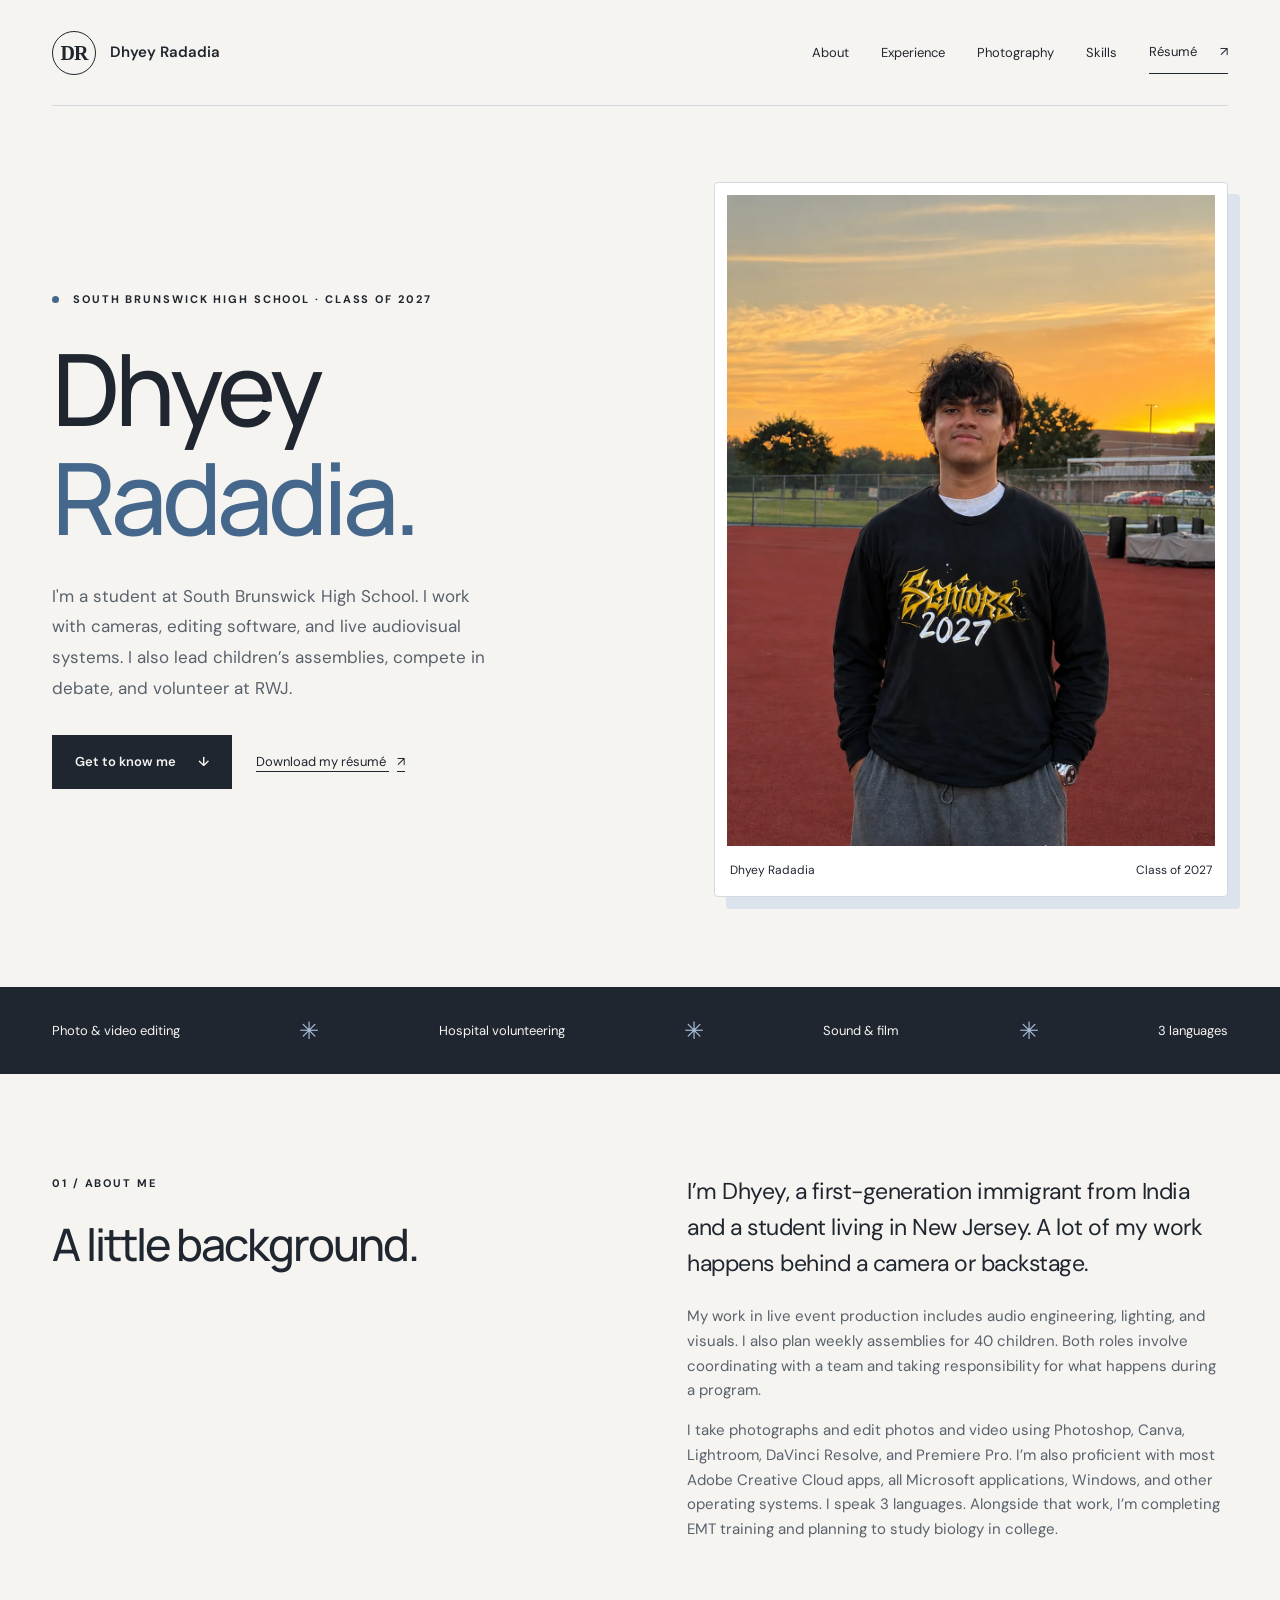
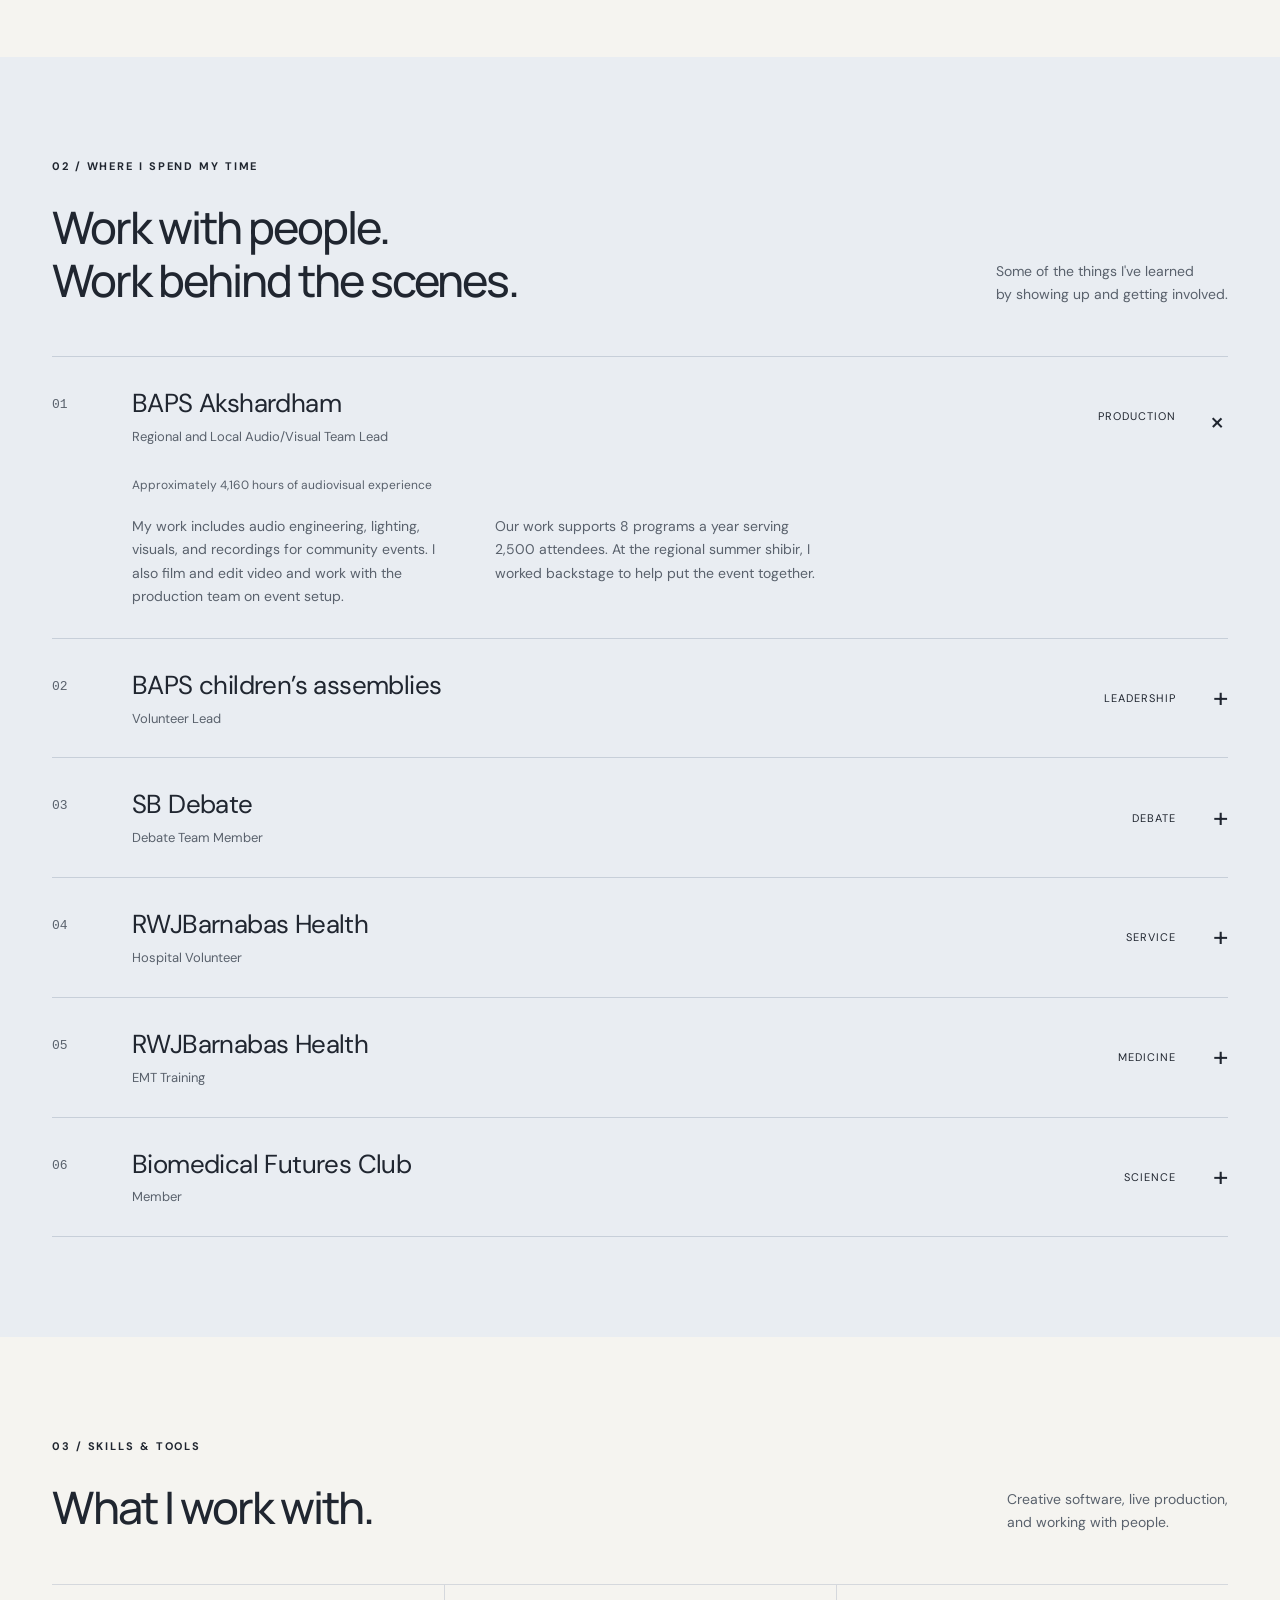
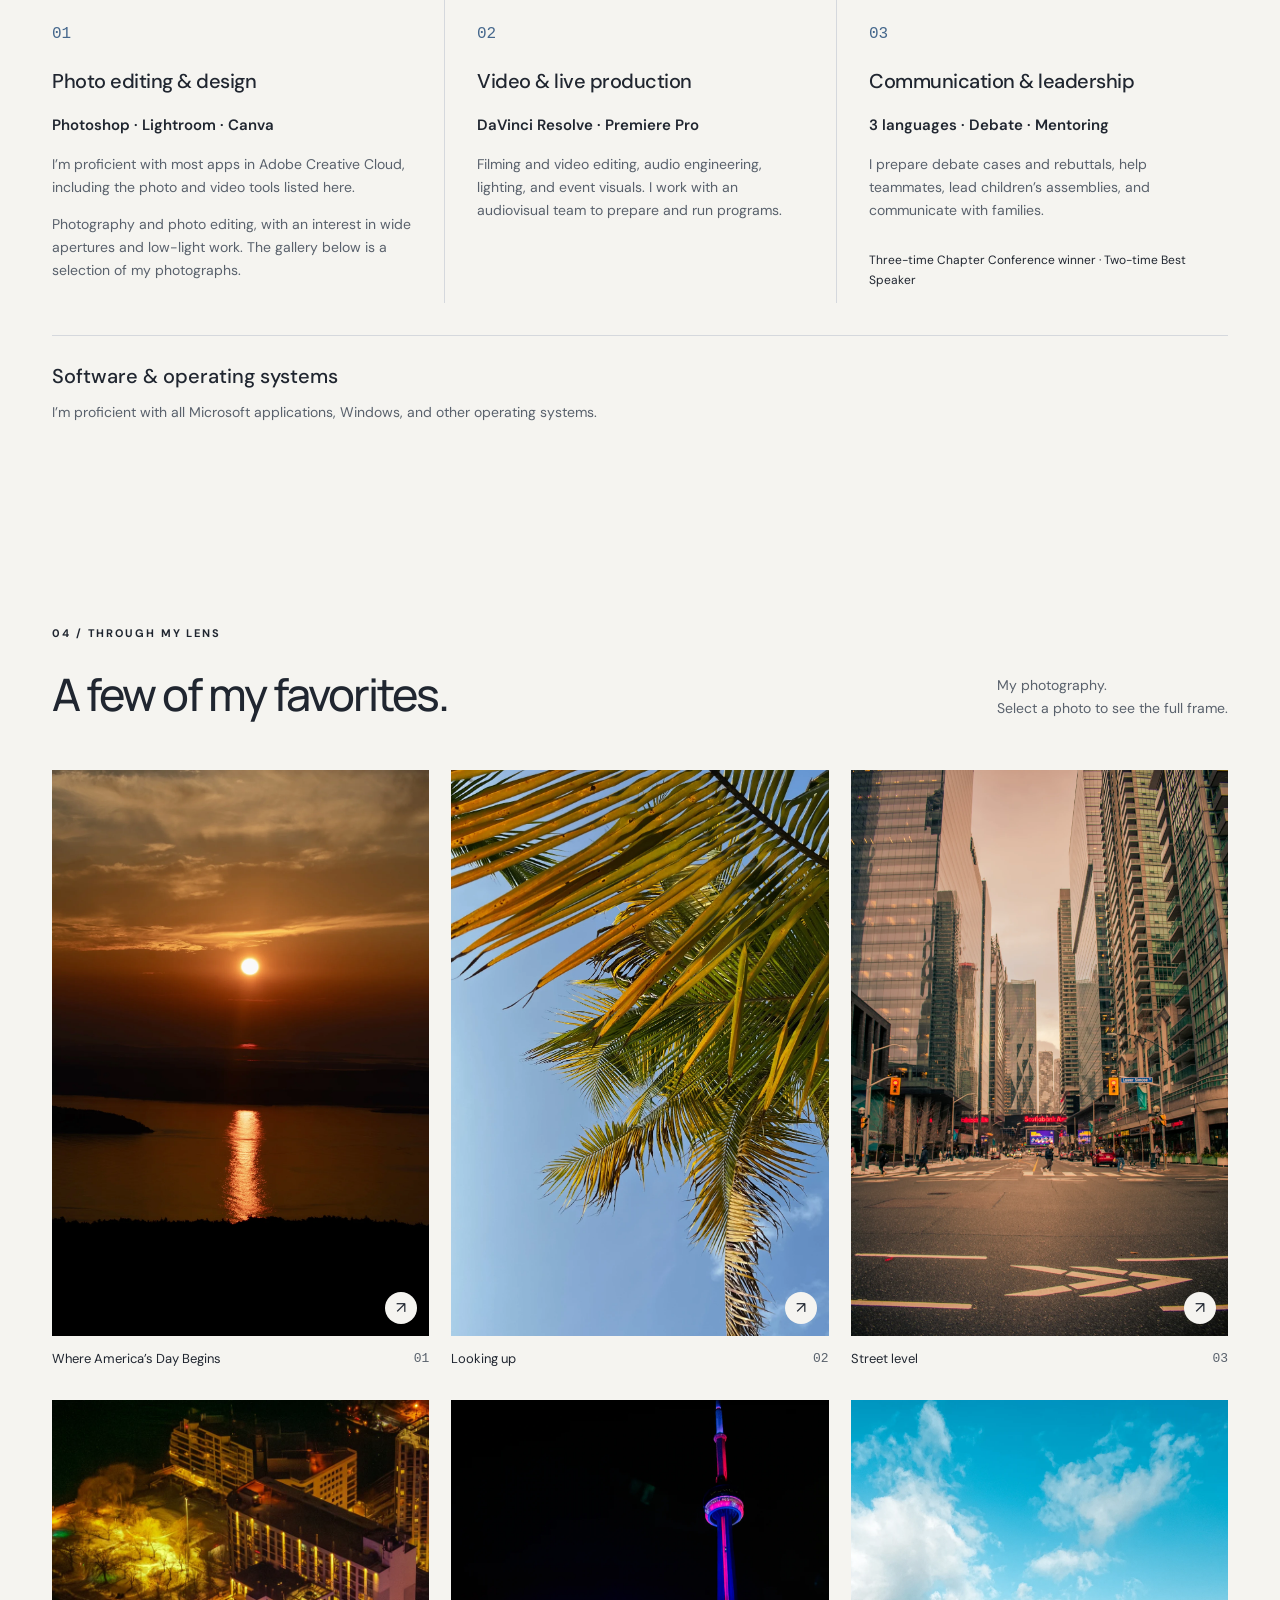
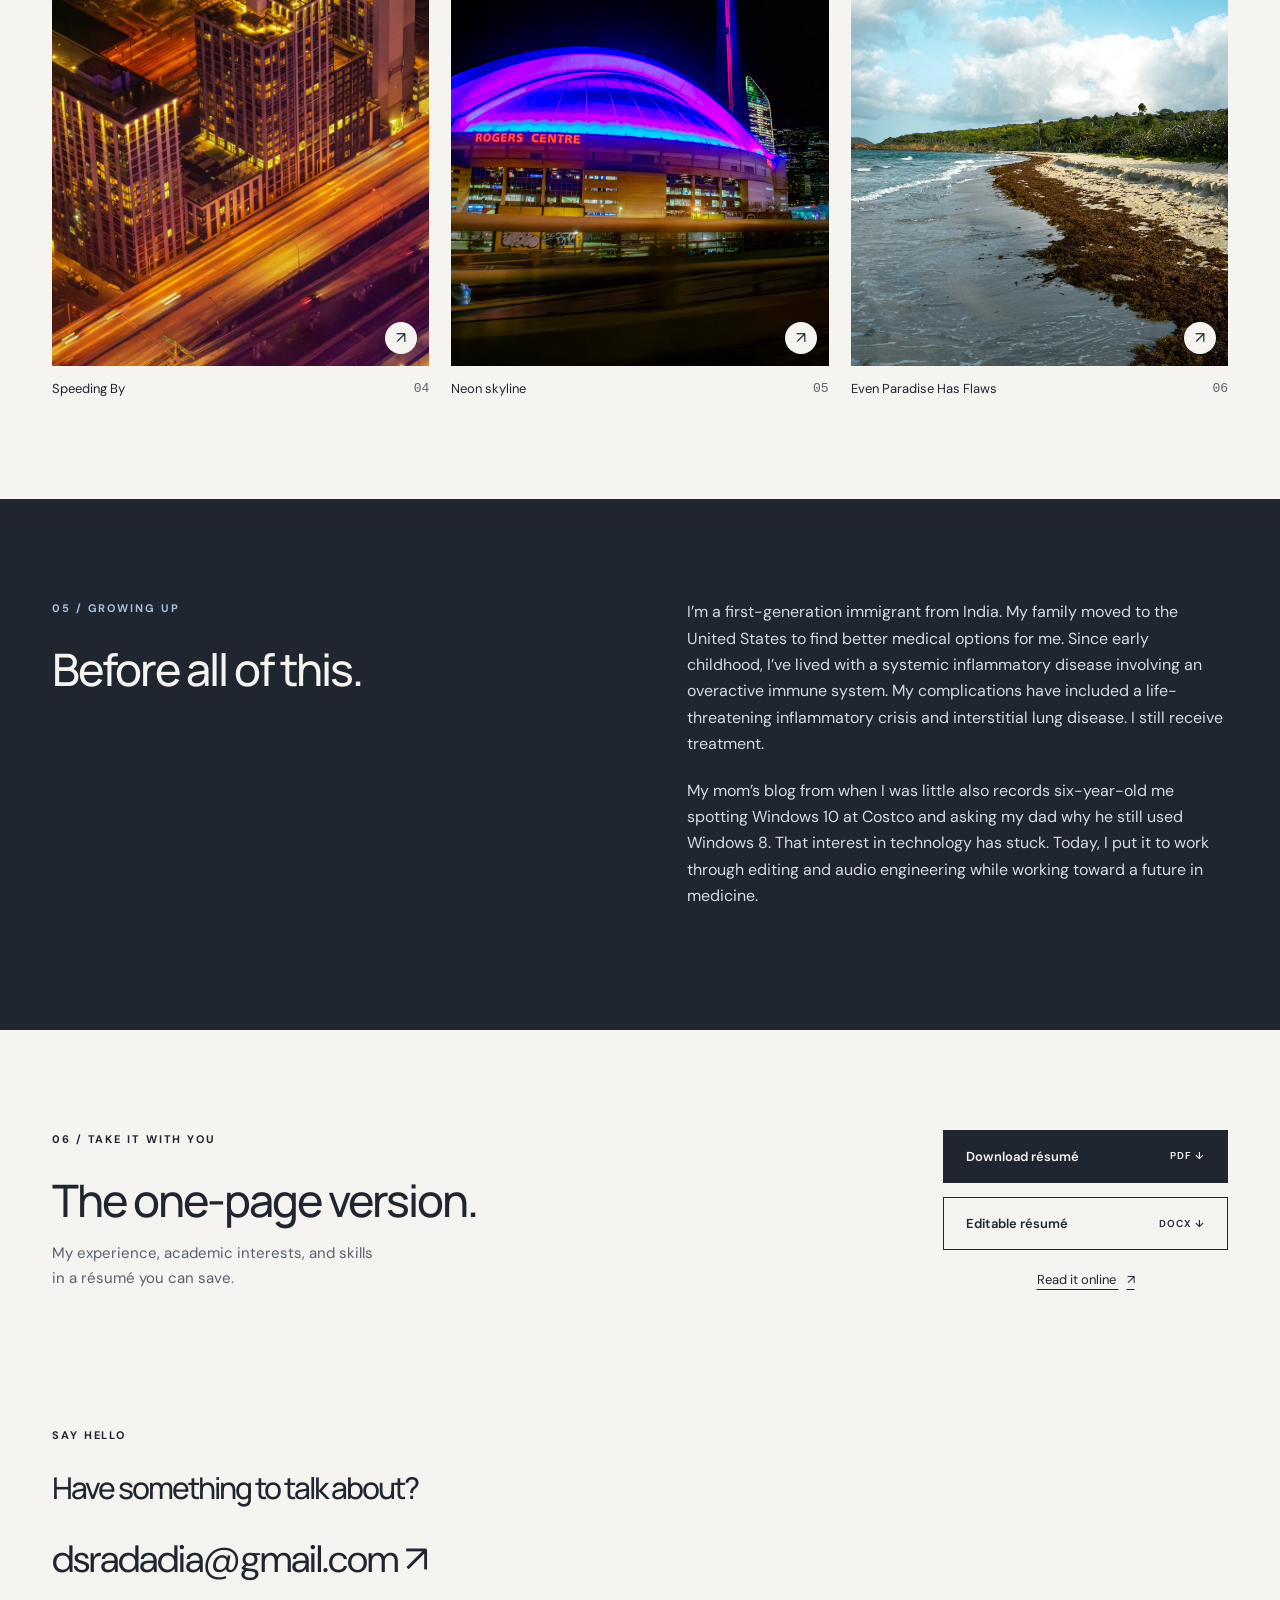
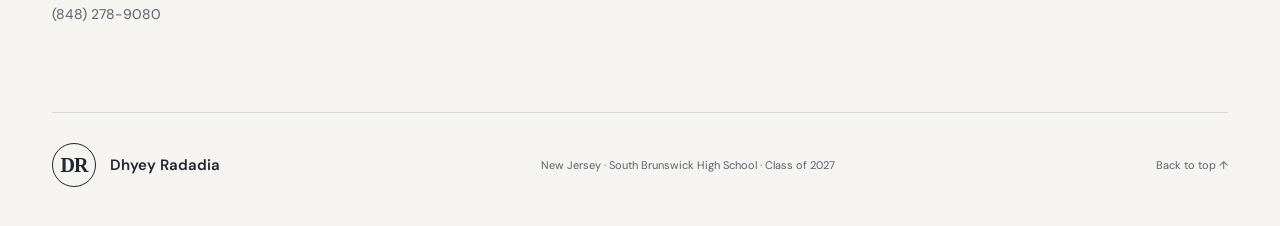
<file: site/index.html>
<!doctype html>
<html lang="en">
<head>
  <meta charset="utf-8"><meta name="viewport" content="width=device-width,initial-scale=1">
  <title>Dhyey Radadia | Personal Portfolio</title>
  <meta name="description" content="Dhyey Radadia: student, photographer, audiovisual team lead, and hospital volunteer. Explore my skills, experience, and photography.">
  <meta name="theme-color" content="#202630">
  <link rel="icon" href="icon.svg" type="image/svg+xml"><link rel="stylesheet" href="style.css">
</head>
<body>
<a class="skip" href="#main">Skip to content</a>
<header class="header wrap">
 <a class="brand" href="#" aria-label="Dhyey Radadia home"><span class="monogram">DR</span><span>Dhyey Radadia</span></a>
 <nav aria-label="Main navigation"><a href="#about">About</a><a href="#experience">Experience</a><a href="#photography">Photography</a><a href="#skills">Skills</a><a class="nav-resume" href="#resume">Résumé <span aria-hidden="true">↗</span></a></nav>
</header>
<main id="main">
<section class="hero wrap" aria-labelledby="hero-title">
 <div class="hero-copy"><p class="eyebrow"><span class="dot"></span> South Brunswick High School · Class of 2027</p><h1 id="hero-title">Dhyey<br><em>Radadia.</em></h1><p class="hero-intro">I'm a student at South Brunswick High School. I work with cameras, editing software, and live audiovisual systems. I also lead children’s assemblies, compete in debate, and volunteer at RWJ.</p><div class="hero-actions"><a class="button dark" href="#experience">Get to know me <span aria-hidden="true">↓</span></a><a class="text-link" href="Dhyey-Radadia-Resume.pdf" download>Download my résumé <span aria-hidden="true">↗</span></a></div></div>
 <figure class="portrait"><img src="photos/dhyey.webp" width="1086" height="1448" alt="Dhyey Radadia in his Seniors 2027 shirt at sunset" fetchpriority="high"><figcaption><span>Dhyey Radadia</span><span>Class of 2027</span></figcaption></figure>
</section>
<div class="intro-strip"><div class="wrap strip-inner"><span>Photo & video editing</span><span class="small-star" aria-hidden="true">✳</span><span>Hospital volunteering</span><span class="small-star" aria-hidden="true">✳</span><span>Sound & film</span><span class="small-star" aria-hidden="true">✳</span><span>3 languages</span></div></div>
<section id="about" class="about wrap section-space" aria-labelledby="about-title">
<div><p class="eyebrow">01 / About me</p><h2 id="about-title">A little background.</h2></div>
<div class="about-copy"><p class="large-copy">I’m Dhyey, a first-generation immigrant from India and a student living in New Jersey. A lot of my work happens behind a camera or backstage.</p><p>My work in live event production includes audio engineering, lighting, and visuals. I also plan weekly assemblies for 40 children. Both roles involve coordinating with a team and taking responsibility for what happens during a program.</p><p>I take photographs and edit photos and video using Photoshop, Canva, Lightroom, DaVinci Resolve, and Premiere Pro. I’m also proficient with most Adobe Creative Cloud apps, all Microsoft applications, Windows, and other operating systems. I speak 3 languages. Alongside that work, I’m completing EMT training and planning to study biology in college.</p></section>
<section id="experience" class="experience section-space" aria-labelledby="experience-title"><div class="wrap"><div class="section-head"><div><p class="eyebrow">02 / Where I spend my time</p><h2 id="experience-title">Work with people.<br>Work behind the scenes.</h2></div><p>Some of the things I've learned<br>by showing up and getting involved.</p></div>
<div class="experience-list"><details class="experience-item" open><summary><span class="item-num">01</span><span class="item-title">BAPS Akshardham<span class="role">Regional and Local Audio/Visual Team Lead</span></span><span class="item-tag">Production</span><span class="toggle" aria-hidden="true">+</span></summary><div class="activity-meta">Approximately 4,160 hours of audiovisual experience</div><div class="experience-body"><p>My work includes audio engineering, lighting, visuals, and recordings for community events. I also film and edit video and work with the production team on event setup.</p><p>Our work supports 8 programs a year serving 2,500 attendees. At the regional summer shibir, I worked backstage to help put the event together.</p></div></details><details class="experience-item"><summary><span class="item-num">02</span><span class="item-title">BAPS children’s assemblies<span class="role">Volunteer Lead</span></span><span class="item-tag">Leadership</span><span class="toggle" aria-hidden="true">+</span></summary><div class="activity-meta">Approximately 3,120 hours leading children’s assemblies</div><div class="experience-body"><p>I plan and lead weekly assemblies for 40 children. That includes preparing lessons and activities and mentoring the students taking part.</p><p>I communicate with families to help keep them involved. It is another way I take part in seva at mandir, alongside my audiovisual work.</p></div></details><details class="experience-item"><summary><span class="item-num">03</span><span class="item-title">SB Debate<span class="role">Debate Team Member</span></span><span class="item-tag">Debate</span><span class="toggle" aria-hidden="true">+</span></summary><div class="experience-body"><p>I prepare cases, give speeches, and respond to opponents’ arguments. I also help teammates prepare.</p><p>I am a three-time Chapter Conference winner and a two-time Best Speaker. I like having a point of view and hearing someone explain why they disagree.</p></div></details><details class="experience-item"><summary><span class="item-num">04</span><span class="item-title">RWJBarnabas Health<span class="role">Hospital Volunteer</span></span><span class="item-tag">Service</span><span class="toggle" aria-hidden="true">+</span></summary><div class="experience-body"><p>I support nurses and staff with patient assistance and clerical tasks at Robert Wood Johnson University Hospital.</p><p>A nurse once asked me to sit with a patient who wanted her family. I enjoyed the conversation. Now I knock on the doors of awake patients to ask whether they need anything or would like someone to talk to.</p></div></details><details class="experience-item"><summary><span class="item-num">05</span><span class="item-title">RWJBarnabas Health<span class="role">EMT Training</span></span><span class="item-tag">Medicine</span><span class="toggle" aria-hidden="true">+</span></summary><div class="experience-body"><p>My training covers patient assessments and emergency simulations using clinical protocols. EMT certification is expected in December 2026.</p></div></details><details class="experience-item"><summary><span class="item-num">06</span><span class="item-title">Biomedical Futures Club<span class="role">Member</span></span><span class="item-tag">Science</span><span class="toggle" aria-hidden="true">+</span></summary><div class="experience-body"><p>I participated in conferences on using prosthetics to address conditions affecting human anatomy.</p><p>That interest fits with what I enjoy in anatomy: understanding how the body works and asking what can help when part of it does not.</p></div></details></div>
</div></section>
<section id="skills" class="skills wrap section-space" aria-labelledby="skills-title"><div class="section-head"><div><p class="eyebrow">03 / Skills & tools</p><h2 id="skills-title">What I work with.</h2></div><p>Creative software, live production,<br>and working with people.</p></div><div class="skill-grid">
<article><span class="skill-symbol" aria-hidden="true">01</span><h3>Photo editing & design</h3><p class="tool-list">Photoshop · Lightroom · Canva</p><p>I’m proficient with most apps in Adobe Creative Cloud, including the photo and video tools listed here.</p><p>Photography and photo editing, with an interest in wide apertures and low-light work. The gallery below is a selection of my photographs.</p></article>
<article><span class="skill-symbol" aria-hidden="true">02</span><h3>Video & live production</h3><p class="tool-list">DaVinci Resolve · Premiere Pro</p><p>Filming and video editing, audio engineering, lighting, and event visuals. I work with an audiovisual team to prepare and run programs.</p></article>
<article><span class="skill-symbol" aria-hidden="true">03</span><h3>Communication & leadership</h3><p class="tool-list">3 languages · Debate · Mentoring</p><p>I prepare debate cases and rebuttals, help teammates, lead children’s assemblies, and communicate with families.</p><p class="skill-note">Three-time Chapter Conference winner · Two-time Best Speaker</p></article></div><div class="software-summary"><h3>Software & operating systems</h3><p>I’m proficient with all Microsoft applications, Windows, and other operating systems.</p></div></section>
<section id="photography" class="photography wrap section-space" aria-labelledby="photo-title"><div class="section-head"><div><p class="eyebrow">04 / Through my lens</p><h2 id="photo-title">A few of my favorites.</h2></div><p>My photography.<br>Select a photo to see the full frame.</p></div><div class="photo-grid"><figure class="photo-card photo-sunset"><button type="button" class="photo-open" data-photo="0" aria-label="View Where America’s Day Begins"><img src="photos/sunset.webp" alt="Orange sunlight reflected across the water beneath a clouded sky." loading="lazy"><span class="photo-expand" aria-hidden="true">↗</span></button><figcaption><span>Where America’s Day Begins</span><span>01</span></figcaption></figure><figure class="photo-card photo-palms"><button type="button" class="photo-open" data-photo="1" aria-label="View looking up"><img src="photos/palms.webp" alt="Sunlit palm fronds crossing a blue sky." loading="lazy"><span class="photo-expand" aria-hidden="true">↗</span></button><figcaption><span>Looking up</span><span>02</span></figcaption></figure><figure class="photo-card photo-street"><button type="button" class="photo-open" data-photo="2" aria-label="View street level"><img src="photos/street.webp" alt="A downtown intersection framed by tall glass buildings." loading="lazy"><span class="photo-expand" aria-hidden="true">↗</span></button><figcaption><span>Street level</span><span>03</span></figcaption></figure><figure class="photo-card photo-night"><button type="button" class="photo-open" data-photo="3" aria-label="View Speeding By"><img src="photos/night.webp" alt="City buildings and streaks of traffic light seen from above at night." loading="lazy"><span class="photo-expand" aria-hidden="true">↗</span></button><figcaption><span>Speeding By</span><span>04</span></figcaption></figure><figure class="photo-card photo-tower"><button type="button" class="photo-open" data-photo="4" aria-label="View neon skyline"><img src="photos/tower.webp" alt="The CN Tower and Rogers Centre lit in blue and pink at night." loading="lazy"><span class="photo-expand" aria-hidden="true">↗</span></button><figcaption><span>Neon skyline</span><span>05</span></figcaption></figure><figure class="photo-card photo-shore"><button type="button" class="photo-open" data-photo="5" aria-label="View Even Paradise Has Flaws"><img src="photos/shore.webp" alt="Waves along a sandy shoreline beneath a bright blue sky." loading="lazy"><span class="photo-expand" aria-hidden="true">↗</span></button><figcaption><span>Even Paradise Has Flaws</span><span>06</span></figcaption></figure></div></section><dialog class="photo-dialog" aria-label="Photography viewer"><button class="photo-close" aria-label="Close photo">Close ×</button><figure><img id="large-photo" alt=""><figcaption id="large-caption"></figcaption></figure><div class="photo-controls"><button class="photo-prev" aria-label="Previous photo">← Previous</button><span id="photo-count" aria-live="polite"></span><button class="photo-next" aria-label="Next photo">Next →</button></div></dialog>
<section class="background-story section-space"><div class="wrap about"><div><p class="eyebrow">05 / Growing up</p><h2>Before all of this.</h2></div><div><p>I’m a first-generation immigrant from India. My family moved to the United States to find better medical options for me. Since early childhood, I’ve lived with a systemic inflammatory disease involving an overactive immune system. My complications have included a life-threatening inflammatory crisis and interstitial lung disease. I still receive treatment.</p><p>My mom’s blog from when I was little also records six-year-old me spotting Windows 10 at Costco and asking my dad why he still used Windows 8. That interest in technology has stuck. Today, I put it to work through editing and audio engineering while working toward a future in medicine.</p></div></div></section>
<section id="resume" class="resume-section wrap section-space" aria-labelledby="resume-title"><div><p class="eyebrow">06 / Take it with you</p><h2 id="resume-title">The one-page version.</h2><p>My experience, academic interests, and skills<br>in a résumé you can save.</p></div><div class="resume-actions"><a class="button dark" href="Dhyey-Radadia-Resume.pdf" download>Download résumé <span>PDF ↓</span></a><a class="button outline" href="Dhyey-Radadia-Resume.docx" download>Editable résumé <span>DOCX ↓</span></a><a class="text-link" href="resume.html">Read it online <span aria-hidden="true">↗</span></a></div></section>
<section class="contact wrap" aria-labelledby="contact-title"><p class="eyebrow">Say hello</p><h2 id="contact-title">Have something to talk about?</h2><a class="contact-email" href="mailto:dsradadia@gmail.com">dsradadia@gmail.com ↗</a><a class="contact-phone" href="tel:+18482789080">(848) 278-9080</a></section>
</main><footer class="wrap footer"><a class="brand" href="#"><span class="monogram">DR</span><span>Dhyey Radadia</span></a><span>New Jersey · South Brunswick High School · Class of 2027</span><a href="#">Back to top ↑</a></footer><script src="script.js"></script>
</body></html>
</file>
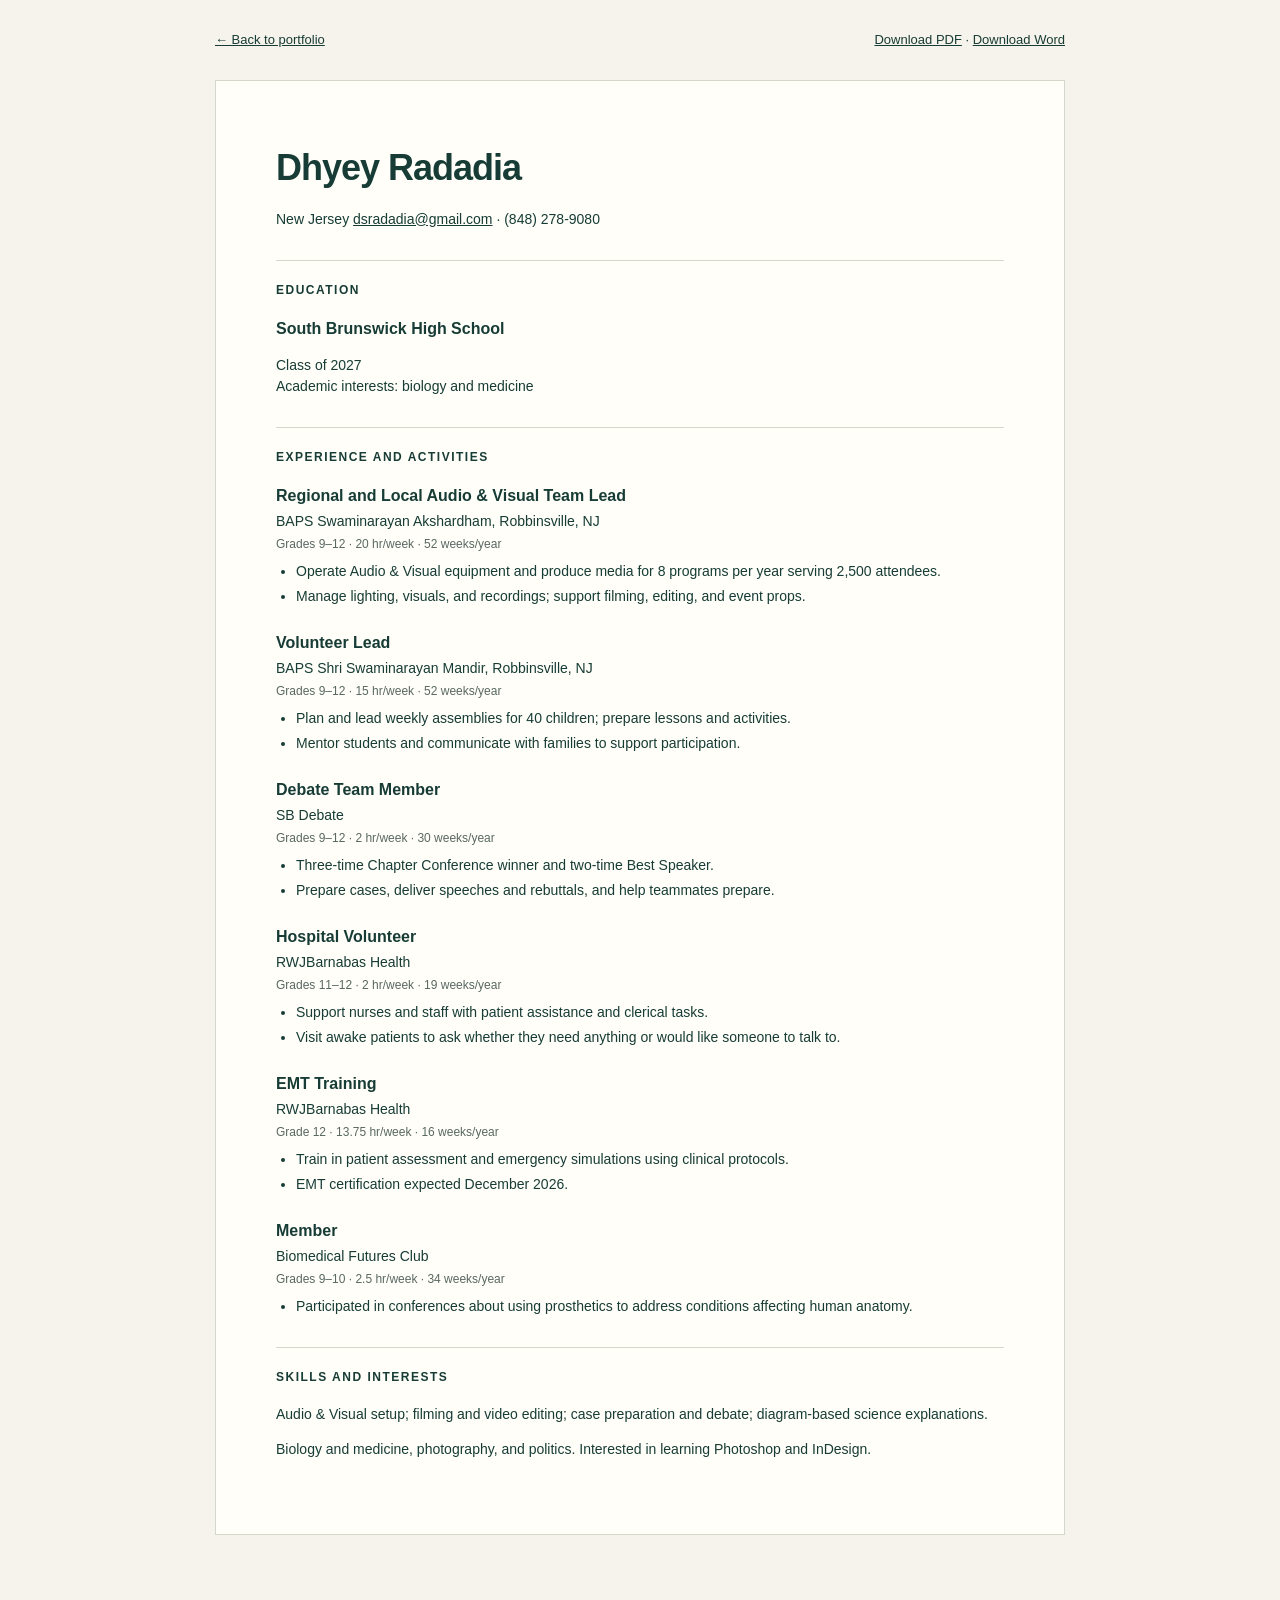
<file: site/resume/index.html>
<!doctype html><html lang="en"><head><base href="../"><meta charset="utf-8"><meta name="viewport" content="width=device-width,initial-scale=1"><title>Dhyey Radadia — Résumé</title><link rel="icon" href="icon.svg"><style>
*{box-sizing:border-box}body{font-family:Arial,sans-serif;background:#f5f3eb;color:#173c35;margin:0;line-height:1.5}a{color:inherit}nav{max-width:900px;margin:30px auto;display:flex;justify-content:space-between;padding:0 25px;gap:20px;font-size:13px}.sheet{max-width:850px;margin:30px auto 70px;padding:60px;background:#fffef9;border:1px solid #d3d8ca}h1{font-size:36px;margin:0 0 8px;letter-spacing:-1px}h2{font-size:16px;margin:0}.section-title{font-size:12px;text-transform:uppercase;letter-spacing:1.5px;margin:30px 0 18px;border-top:1px solid #d3d8ca;padding-top:20px}.entry{margin-bottom:24px}.org{font-size:14px;margin:3px 0}.meta{font-size:12px;color:#596861;margin:3px 0}ul{padding-left:20px;font-size:14px;margin-top:8px}li{margin-bottom:4px}.intro{font-size:14px}.skills{font-size:14px}@media(max-width:600px){.sheet{margin:20px;padding:25px}h1{font-size:30px}nav{flex-wrap:wrap}.entry h2{font-size:15px}}@media print{nav{display:none}body{background:white;color:black}.sheet{border:0;margin:0;padding:0;max-width:none}.entry{break-inside:avoid}a{text-decoration:none}}
</style></head><body><nav><a href="index.html">← Back to portfolio</a><span><a href="Dhyey-Radadia-Resume.pdf" download>Download PDF</a> · <a href="Dhyey-Radadia-Resume.docx" download>Download Word</a></span></nav><main class="sheet"><h1>Dhyey Radadia</h1><p class="intro">New Jersey <a href="mailto:dsradadia@gmail.com">dsradadia@gmail.com</a> · (848) 278-9080</p><h2 class="section-title">Education</h2><h2>South Brunswick High School</h2><p class="intro">Class of 2027<br>Academic interests: biology and medicine</p><h2 class="section-title">Experience and activities</h2><section class="entry"><h2>Regional and Local Audio &amp; Visual Team Lead</h2><p class="org">BAPS Swaminarayan Akshardham, Robbinsville, NJ</p><p class="meta">Grades 9–12 · 20 hr/week · 52 weeks/year</p><ul><li>Operate Audio &amp; Visual equipment and produce media for 8 programs per year serving 2,500 attendees.</li><li>Manage lighting, visuals, and recordings; support filming, editing, and event props.</li></ul></section><section class="entry"><h2>Volunteer Lead</h2><p class="org">BAPS Shri Swaminarayan Mandir, Robbinsville, NJ</p><p class="meta">Grades 9–12 · 15 hr/week · 52 weeks/year</p><ul><li>Plan and lead weekly assemblies for 40 children; prepare lessons and activities.</li><li>Mentor students and communicate with families to support participation.</li></ul></section><section class="entry"><h2>Debate Team Member</h2><p class="org">SB Debate</p><p class="meta">Grades 9–12 · 2 hr/week · 30 weeks/year</p><ul><li>Three-time Chapter Conference winner and two-time Best Speaker.</li><li>Prepare cases, deliver speeches and rebuttals, and help teammates prepare.</li></ul></section><section class="entry"><h2>Hospital Volunteer</h2><p class="org">RWJBarnabas Health</p><p class="meta">Grades 11–12 · 2 hr/week · 19 weeks/year</p><ul><li>Support nurses and staff with patient assistance and clerical tasks.</li><li>Visit awake patients to ask whether they need anything or would like someone to talk to.</li></ul></section><section class="entry"><h2>EMT Training</h2><p class="org">RWJBarnabas Health</p><p class="meta">Grade 12 · 13.75 hr/week · 16 weeks/year</p><ul><li>Train in patient assessment and emergency simulations using clinical protocols.</li><li>EMT certification expected December 2026.</li></ul></section><section class="entry"><h2>Member</h2><p class="org">Biomedical Futures Club</p><p class="meta">Grades 9–10 · 2.5 hr/week · 34 weeks/year</p><ul><li>Participated in conferences about using prosthetics to address conditions affecting human anatomy.</li></ul></section><h2 class="section-title">Skills and interests</h2><p class="skills">Audio &amp; Visual setup; filming and video editing; case preparation and debate; diagram-based science explanations.</p><p class="skills">Biology and medicine, photography, and politics. Interested in learning Photoshop and InDesign.</p></main></body></html>
</file>
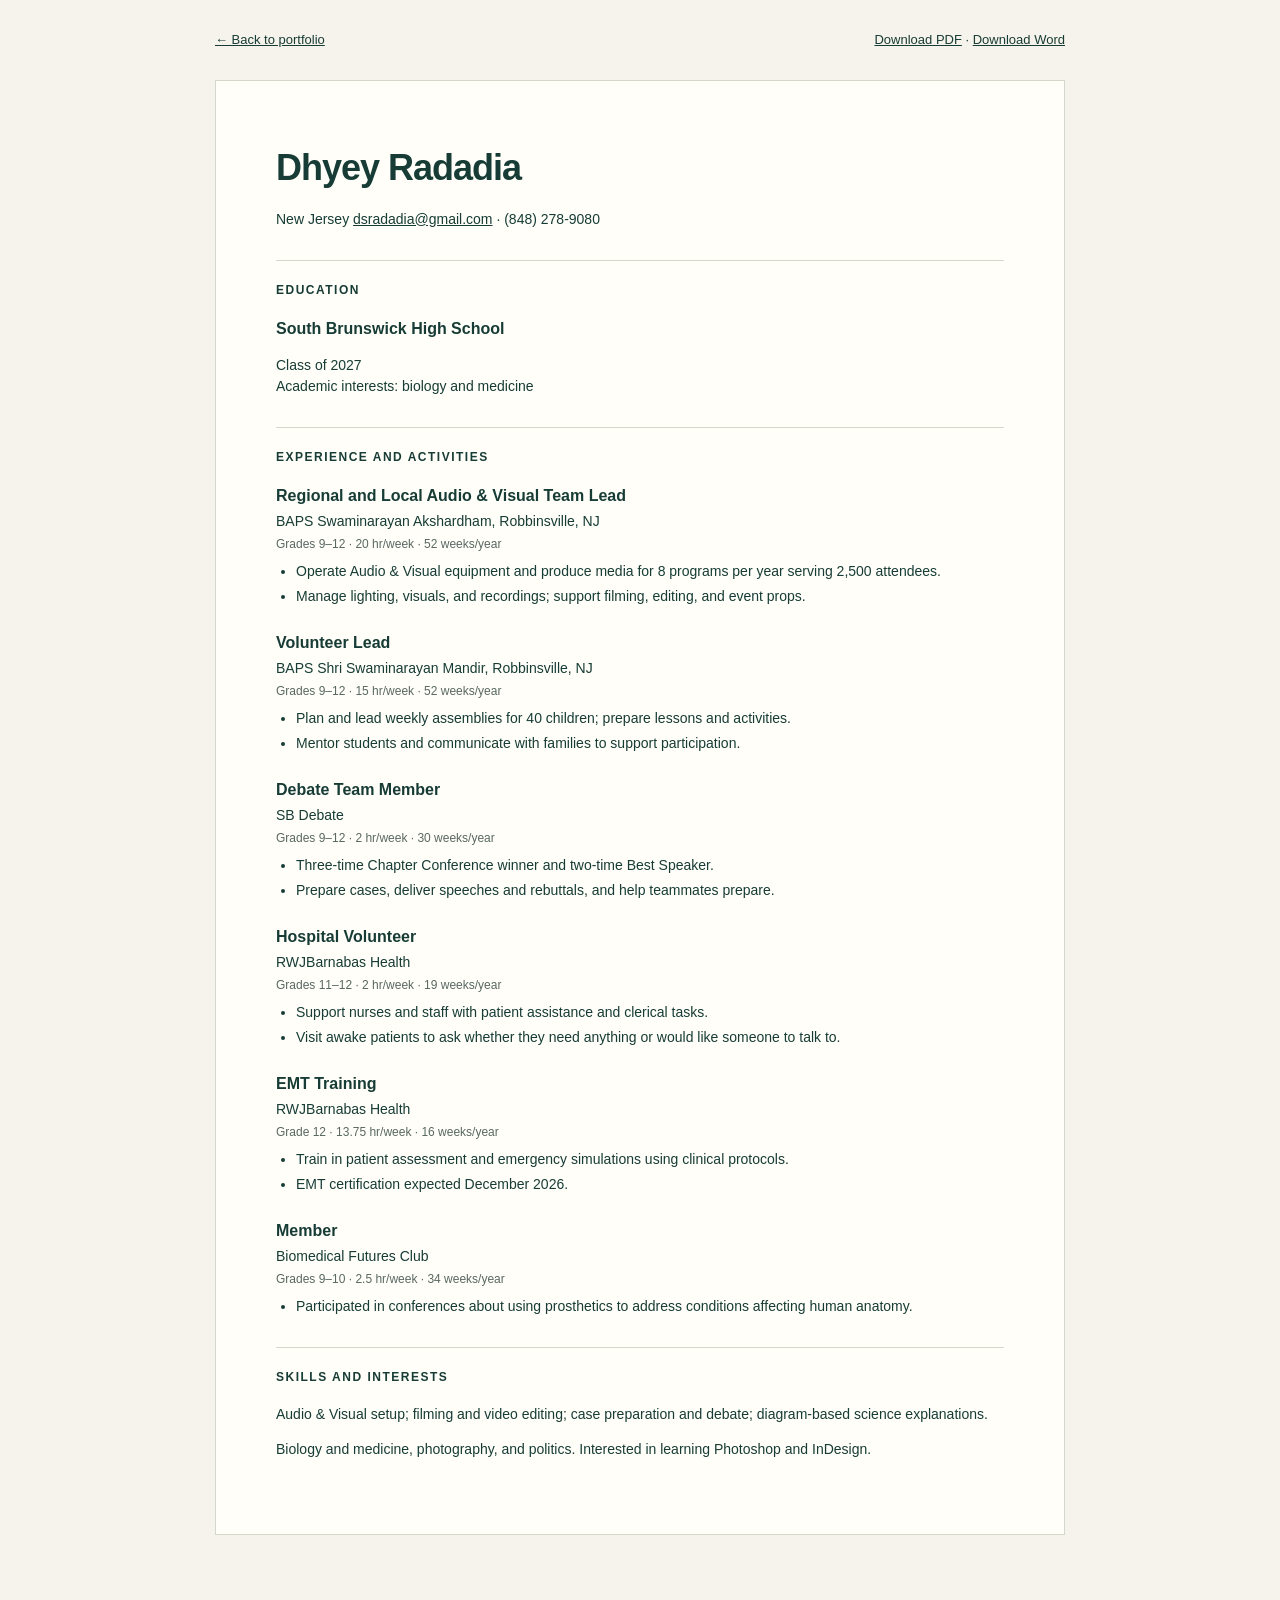
<file: site/resume.html>
<!doctype html><html lang="en"><head><meta charset="utf-8"><meta name="viewport" content="width=device-width,initial-scale=1"><title>Dhyey Radadia — Résumé</title><link rel="icon" href="icon.svg"><style>
*{box-sizing:border-box}body{font-family:Arial,sans-serif;background:#f5f3eb;color:#173c35;margin:0;line-height:1.5}a{color:inherit}nav{max-width:900px;margin:30px auto;display:flex;justify-content:space-between;padding:0 25px;gap:20px;font-size:13px}.sheet{max-width:850px;margin:30px auto 70px;padding:60px;background:#fffef9;border:1px solid #d3d8ca}h1{font-size:36px;margin:0 0 8px;letter-spacing:-1px}h2{font-size:16px;margin:0}.section-title{font-size:12px;text-transform:uppercase;letter-spacing:1.5px;margin:30px 0 18px;border-top:1px solid #d3d8ca;padding-top:20px}.entry{margin-bottom:24px}.org{font-size:14px;margin:3px 0}.meta{font-size:12px;color:#596861;margin:3px 0}ul{padding-left:20px;font-size:14px;margin-top:8px}li{margin-bottom:4px}.intro{font-size:14px}.skills{font-size:14px}@media(max-width:600px){.sheet{margin:20px;padding:25px}h1{font-size:30px}nav{flex-wrap:wrap}.entry h2{font-size:15px}}@media print{nav{display:none}body{background:white;color:black}.sheet{border:0;margin:0;padding:0;max-width:none}.entry{break-inside:avoid}a{text-decoration:none}}
</style></head><body><nav><a href="index.html">← Back to portfolio</a><span><a href="Dhyey-Radadia-Resume.pdf" download>Download PDF</a> · <a href="Dhyey-Radadia-Resume.docx" download>Download Word</a></span></nav><main class="sheet"><h1>Dhyey Radadia</h1><p class="intro">New Jersey <a href="mailto:dsradadia@gmail.com">dsradadia@gmail.com</a> · (848) 278-9080</p><h2 class="section-title">Education</h2><h2>South Brunswick High School</h2><p class="intro">Class of 2027<br>Academic interests: biology and medicine</p><h2 class="section-title">Experience and activities</h2><section class="entry"><h2>Regional and Local Audio &amp; Visual Team Lead</h2><p class="org">BAPS Swaminarayan Akshardham, Robbinsville, NJ</p><p class="meta">Grades 9–12 · 20 hr/week · 52 weeks/year</p><ul><li>Operate Audio &amp; Visual equipment and produce media for 8 programs per year serving 2,500 attendees.</li><li>Manage lighting, visuals, and recordings; support filming, editing, and event props.</li></ul></section><section class="entry"><h2>Volunteer Lead</h2><p class="org">BAPS Shri Swaminarayan Mandir, Robbinsville, NJ</p><p class="meta">Grades 9–12 · 15 hr/week · 52 weeks/year</p><ul><li>Plan and lead weekly assemblies for 40 children; prepare lessons and activities.</li><li>Mentor students and communicate with families to support participation.</li></ul></section><section class="entry"><h2>Debate Team Member</h2><p class="org">SB Debate</p><p class="meta">Grades 9–12 · 2 hr/week · 30 weeks/year</p><ul><li>Three-time Chapter Conference winner and two-time Best Speaker.</li><li>Prepare cases, deliver speeches and rebuttals, and help teammates prepare.</li></ul></section><section class="entry"><h2>Hospital Volunteer</h2><p class="org">RWJBarnabas Health</p><p class="meta">Grades 11–12 · 2 hr/week · 19 weeks/year</p><ul><li>Support nurses and staff with patient assistance and clerical tasks.</li><li>Visit awake patients to ask whether they need anything or would like someone to talk to.</li></ul></section><section class="entry"><h2>EMT Training</h2><p class="org">RWJBarnabas Health</p><p class="meta">Grade 12 · 13.75 hr/week · 16 weeks/year</p><ul><li>Train in patient assessment and emergency simulations using clinical protocols.</li><li>EMT certification expected December 2026.</li></ul></section><section class="entry"><h2>Member</h2><p class="org">Biomedical Futures Club</p><p class="meta">Grades 9–10 · 2.5 hr/week · 34 weeks/year</p><ul><li>Participated in conferences about using prosthetics to address conditions affecting human anatomy.</li></ul></section><h2 class="section-title">Skills and interests</h2><p class="skills">Audio &amp; Visual setup; filming and video editing; case preparation and debate; diagram-based science explanations.</p><p class="skills">Biology and medicine, photography, and politics. Interested in learning Photoshop and InDesign.</p></main></body></html>
</file>
<file: site/style.css>
@import url('https://fonts.googleapis.com/css2?family=DM+Sans:wght@400;500;600;700&family=Manrope:wght@400;500;600;700;800&display=swap');
:root{--paper:#f5f4f0;--ink:#202630;--muted:#59616c;--line:#d5d8dd;--green:#e4e9f0;--orange:#45678c;--white:#ffffff}*{box-sizing:border-box}html{scroll-behavior:smooth;scroll-padding-top:30px}body{margin:0;background:var(--paper);color:var(--ink);font-family:'DM Sans',Arial,sans-serif;font-size:16px;line-height:1.65}a{color:inherit;text-decoration:none}button{font:inherit}button,a,summary{-webkit-tap-highlight-color:transparent}a:focus-visible,button:focus-visible,summary:focus-visible,[tabindex]:focus-visible{outline:3px solid var(--orange);outline-offset:5px}::selection{background:#c9d7eb;color:var(--ink)}.wrap{max-width:1320px;width:calc(100% - 104px);margin-inline:auto}.header{height:106px;display:flex;align-items:center;justify-content:space-between;border-bottom:1px solid var(--line);gap:25px}.brand{display:flex;gap:14px;align-items:center;font-weight:600;font-size:15px}.monogram{font-family:Georgia,serif;font-size:29px;line-height:1;font-style:italic;letter-spacing:-2px;border:1px solid var(--ink);border-radius:50%;width:44px;height:44px;display:grid;place-content:center;padding-right:4px}.header nav{display:flex;gap:32px;align-items:center;font-size:13px}.header nav a{padding:10px 0}.header nav a:hover,.text-link:hover{color:var(--orange)}.nav-resume{border-bottom:1px solid var(--ink)}.nav-resume span{margin-left:20px}.hero{display:grid;grid-template-columns:1.15fr 1fr;gap:6%;padding-top:76px;padding-bottom:90px;align-items:center}.eyebrow{font-size:11px;font-weight:700;text-transform:uppercase;letter-spacing:1.9px;margin:0 0 26px}.dot{display:inline-block;width:7px;height:7px;background:var(--orange);border-radius:50%;margin-right:9px}.hero h1{font-family:'Manrope',Arial,sans-serif;font-size:clamp(54px,5.8vw,82px);font-weight:500;line-height:1.09;letter-spacing:-4.5px;margin:0 0 29px}.hero h1 em{font-family:Georgia,serif;font-weight:400;letter-spacing:-3px;color:var(--orange)}.hero-intro{max-width:440px;color:var(--muted);font-size:17px;line-height:1.8}.hero-actions{margin-top:32px;display:flex;gap:24px;align-items:center;flex-wrap:wrap}.button{display:inline-flex;align-items:center;justify-content:space-between;gap:22px;padding:15px 22px;font-size:13px;font-weight:600;border:1px solid var(--ink);transition:background .2s,transform .2s}.button:hover{transform:translateY(-2px)}.button.dark{background:var(--ink);color:var(--paper)}.button.dark:hover{background:#35475e}.button.outline:hover{background:var(--green)}.text-link{font-size:13px;text-decoration:underline;text-underline-offset:5px}.text-link span{margin-left:8px}.hero-art{background:var(--green);transform:rotate(2deg);border:1px solid #bac6b1;box-shadow:10px 12px 0 #dce3ec;overflow:hidden}.art-top,.art-bottom{display:flex;justify-content:space-between;align-items:center;padding:18px 22px;font-family:monospace;font-size:11px;letter-spacing:1px}.art-top{border-bottom:1px solid #bdc8b4}.art-bottom{border-top:1px solid #bdc8b4;font-family:Georgia,serif;font-size:17px;font-style:italic;letter-spacing:0}.notebook{width:100%;height:auto;display:block}.arrow-circle{display:grid;place-content:center;border:1px solid var(--ink);height:30px;width:30px;border-radius:50%;font-family:Arial,sans-serif;font-style:normal}.intro-strip{background:var(--ink);color:var(--paper);padding:24px 0}.strip-inner{display:flex;align-items:center;justify-content:space-between;gap:20px;font-size:13px}.small-star{font-size:24px;color:#a8bdd8}.section-space{padding-top:100px;padding-bottom:100px}h2{font-family:'Manrope',Arial,sans-serif;font-weight:500;font-size:clamp(34px,3.5vw,48px);line-height:1.17;letter-spacing:-2px;margin:0}h3{font-weight:500}.about{display:grid;grid-template-columns:1fr 1fr;gap:8%}.about-copy p{color:var(--muted);font-size:15px;max-width:540px}.about-copy .large-copy{font-size:23px;color:var(--ink);line-height:1.55;margin-top:0;letter-spacing:-.5px}.score{border-top:1px solid var(--line);padding-top:26px;margin-top:30px;display:flex;align-items:center;gap:28px}.score-number{font-size:58px;line-height:1;letter-spacing:-3px}.score-number span{font-size:16px;letter-spacing:0;display:block;margin-top:10px;color:var(--muted)}.score>div{border-left:1px solid var(--line);padding-left:28px;font-size:12px}.score strong{display:block;font-size:14px;margin-bottom:5px}.score>div>span{color:var(--muted)}.experience{background:#e9edf2}.section-head{display:flex;justify-content:space-between;align-items:flex-end;gap:30px;margin-bottom:50px}.section-head>p{color:var(--muted);font-size:14px;margin:0}.experience-list{border-top:1px solid #c7cfd9}.experience-item{border-bottom:1px solid #c7cfd9}.experience-item summary{list-style:none;cursor:pointer;display:grid;grid-template-columns:60px 1fr 110px 32px;align-items:center;gap:20px;padding:30px 0}.experience-item summary::-webkit-details-marker{display:none}.item-num{font-family:monospace;font-size:13px;color:var(--muted);align-self:start;margin-top:7px}.item-title{font-size:26px;line-height:1.3;letter-spacing:-.6px}.role{display:block;font-size:13px;letter-spacing:0;color:var(--muted);margin-top:8px}.item-tag{font-size:11px;text-transform:uppercase;letter-spacing:1px;text-align:right}.toggle{font-size:28px;font-weight:400;line-height:1;transition:transform .2s;text-align:right}.experience-item[open] .toggle{transform:rotate(45deg)}.experience-body{margin-left:80px;padding-bottom:30px;max-width:690px;display:grid;grid-template-columns:1fr 1fr;gap:35px}.experience-body p{margin:0;font-size:14px;color:var(--muted)}.skill-grid{display:grid;grid-template-columns:repeat(3,1fr);gap:0;border-top:1px solid var(--line)}.skill-grid article{padding:35px 32px 0 0}.skill-grid article+article{padding-left:32px;border-left:1px solid var(--line)}.skill-symbol{font-size:40px;font-family:Georgia,serif}.skill-grid h3{font-size:20px;letter-spacing:-.5px;margin:18px 0 12px}.skill-grid p{font-size:14px;color:var(--muted)}.skill-grid .skill-note{font-size:12px;padding-top:15px;color:var(--ink)}.interests{background:var(--ink);color:var(--paper)}.interests-layout{display:grid;grid-template-columns:1fr 1fr;gap:12%}.interest-tabs{margin-top:38px;display:flex;flex-direction:column;max-width:390px}.interest-tabs button{color:#b6c4b8;background:none;border:0;border-top:1px solid #426257;padding:16px 0;text-align:left;font-size:13px;cursor:pointer;display:flex;justify-content:space-between}.interest-tabs button[aria-selected=true]{color:var(--paper);font-weight:600}.interest-tabs button[aria-selected=true] span{color:#efa87e}.interest-tabs button:hover{color:white}.interest-panel{align-self:center}.interest-visual{background:#21483e;color:#bed0b8;padding:22px;margin-bottom:30px;min-height:232px;display:grid;place-items:center}.interest-visual svg{max-height:225px;width:100%}.interest-panel .eyebrow{color:#c6d0bd;font-size:10px;margin-bottom:12px}.interest-panel h3{font-family:Georgia,serif;font-size:32px;line-height:1.2;margin:0 0 20px;font-weight:400}.interest-panel>p:last-child{color:#c6d0bd;font-size:15px;line-height:1.8}.resume-section{display:flex;justify-content:space-between;align-items:center;gap:40px}.resume-section p:not(.eyebrow){font-size:15px;color:var(--muted);margin-bottom:0}.resume-actions{display:flex;flex-direction:column;gap:14px;min-width:285px}.resume-actions .text-link{text-align:center;margin-top:5px}.resume-actions .button span{font-size:10px;letter-spacing:1px}.footer{padding:30px 0 40px;border-top:1px solid var(--line);display:flex;align-items:center;justify-content:space-between;gap:25px}.footer>span,.footer>a:last-child{font-size:11px;color:var(--muted)}.skip{position:absolute;left:10px;top:-80px;background:white;padding:15px;z-index:10}.skip:focus{top:10px}
@media(min-width:1600px){.hero h1{font-size:90px}}@media(max-width:1050px){.wrap{width:calc(100% - 60px)}.hero{gap:5%;padding-top:60px}.hero h1{font-size:62px;letter-spacing:-3.5px}.hero-intro{font-size:15px}.hero-actions{gap:16px}.header nav{gap:20px}.art-bottom{font-size:15px}.strip-inner{font-size:11px}.section-space{padding:75px 0}.interests-layout{gap:8%}.footer>span{display:none}}
@media(max-width:740px){.wrap{width:calc(100% - 40px)}.header{height:85px}.brand{font-size:13px;gap:9px}.monogram{width:37px;height:37px;font-size:26px}.header nav{gap:15px}.header nav a:not(.nav-resume){display:none}.hero{grid-template-columns:1fr;gap:45px;padding:50px 0 65px}.hero h1{font-size:64px;letter-spacing:-3.5px}.hero-intro{font-size:16px;max-width:470px}.hero-art{max-width:460px;width:94%;margin:0 auto}.strip-inner{display:grid;grid-template-columns:1fr 1fr;gap:12px;text-align:center;font-size:12px}.small-star{display:none}.intro-strip{padding:23px 0}.about,.interests-layout{grid-template-columns:1fr;gap:35px}.about-copy .large-copy{font-size:21px}.section-space{padding:65px 0}.section-head{align-items:start;flex-direction:column;gap:20px;margin-bottom:35px}h2{font-size:37px}.experience-item summary{grid-template-columns:24px 1fr 24px;gap:14px;padding:25px 0}.item-title{font-size:22px}.item-tag{display:none}.experience-body{margin-left:38px;grid-template-columns:1fr;gap:15px}.skill-grid{grid-template-columns:1fr}.skill-grid article{padding:25px 0!important;border-left:0!important;border-bottom:1px solid var(--line)}.skill-grid article:last-child{border-bottom:0}.skill-symbol{float:right}.skill-grid h3{margin-top:3px}.skill-grid .skill-note{padding-top:0}.interest-tabs{max-width:none}.interest-panel{padding-top:10px}.interest-visual{min-height:200px}.resume-section{align-items:stretch;flex-direction:column;gap:28px}.resume-actions{min-width:0}.footer{padding-bottom:25px}.footer>a:last-child{font-size:11px}.score-number{font-size:52px}}
@media(prefers-reduced-motion:reduce){html{scroll-behavior:auto}*,*::before,*::after{transition:none!important}}

.activity-meta{margin:0 0 20px 80px;color:var(--muted);font-size:12px}.contact{padding:0 0 85px}.contact h2{font-size:30px}.contact-email{display:block;font-size:clamp(22px,3vw,38px);margin:23px 0 10px;letter-spacing:-1px}.contact-email:hover{color:var(--orange)}.contact-phone{font-size:14px;color:var(--muted)}@media(max-width:740px){.activity-meta{margin-left:38px;font-size:11px}.contact{padding-bottom:60px}.contact h2{font-size:26px}.hero .eyebrow{font-size:9px;letter-spacing:1px}}

.monogram{font-style:normal;font-size:20px;letter-spacing:-1px;padding-right:0}

.portrait{margin:0;transform:rotate(2deg);padding:12px 12px 0;background:var(--white);box-shadow:10px 12px 0 #dce3ec;border:1px solid var(--line)}.portrait>img{display:block;width:100%;height:auto}.portrait figcaption{display:flex;justify-content:space-between;padding:15px 3px;font-size:12px}.photo-grid{display:grid;grid-template-columns:repeat(3,minmax(0,1fr));gap:30px 22px}.photo-card{margin:0;min-width:0}.photo-open{display:block;position:relative;width:100%;padding:0;border:0;background:#202630;cursor:zoom-in;overflow:hidden}.photo-open img{display:block;width:100%;height:auto;aspect-ratio:2/3;object-fit:cover;transition:transform .3s}.photo-open:hover img{transform:scale(1.025)}.photo-expand{position:absolute;bottom:12px;right:12px;background:var(--paper);color:var(--ink);border-radius:50%;width:32px;height:32px;display:grid;place-items:center}.photo-card figcaption{display:flex;justify-content:space-between;padding-top:12px;font-size:13px}.photo-card figcaption span:last-child{font-family:monospace;color:var(--muted)}.photo-night{grid-column:span 2}.photo-night img{aspect-ratio:1.5}.photo-tower{grid-column:3;grid-row:2 / span 2}.photo-shore{grid-column:span 2}.photo-shore img{aspect-ratio:1.5;object-position:center 65%}.photo-dialog{border:0;background:#101b17;color:#fff;width:min(1100px,96vw);max-width:96vw;max-height:96dvh;padding:20px}.photo-dialog::backdrop{background:rgba(0,0,0,.86)}.photo-dialog figure{margin:0}.photo-dialog figure img{display:block;width:100%;height:calc(90dvh - 130px);object-fit:contain}.photo-dialog figcaption{text-align:center;padding:10px;font-size:14px}.photo-dialog button{border:1px solid #63776c;color:white;background:transparent;padding:8px 14px;cursor:pointer}.photo-close{display:block;margin:0 0 12px auto}.photo-controls{display:flex;justify-content:space-between;align-items:center;font-size:13px}body:has(.photo-dialog[open]){overflow:hidden}@media(max-width:740px){.portrait{width:94%;max-width:460px;margin:auto}.photo-grid{grid-template-columns:1fr 1fr;gap:24px 14px}.photo-card{grid-column:auto;grid-row:auto}.photo-night{grid-column:span 2}.photo-card img{aspect-ratio:2/3}.photo-night img{aspect-ratio:1.5}.photo-dialog{padding:12px}.photo-card figcaption{font-size:11px}.photo-shore img{object-position:center}.photo-dialog figure img{height:calc(88dvh - 130px)}}
/* A consistent contact sheet; the viewer preserves each full composition. */
.photo-card{grid-column:auto;grid-row:auto}.photo-card .photo-open img{aspect-ratio:2/3;object-position:center}.photo-night .photo-open img{object-position:57% center}

.portrait{transform:none;border-radius:4px;box-shadow:12px 12px 0 #dce3ec}.hero h1{font-size:clamp(72px,7.8vw,112px);letter-spacing:-5px}.hero h1 em{font-family:Manrope,Arial,sans-serif;font-style:normal;font-weight:500;letter-spacing:-5px}.skill-symbol{font-family:monospace;font-size:16px;color:var(--orange)}.skill-grid .tool-list{color:var(--ink);font-weight:600;font-size:15px}.background-story{background:#202630;color:#f5f4f0}.background-story p:not(.eyebrow){color:#d3dae4;margin:0 0 20px;max-width:550px}.background-story .text-link{color:#c0d4ef}.background-story .eyebrow{color:#a9c0dd}.contact{padding-top:35px}@media(max-width:740px){.hero h1{font-size:72px;letter-spacing:-4px}.hero h1 em{letter-spacing:-4px}}
.software-summary{border-top:1px solid var(--line);margin-top:32px;padding-top:24px}.software-summary h3{font-size:20px;margin:0 0 8px}.software-summary p{font-size:14px;color:var(--muted);margin:0}
</file>
